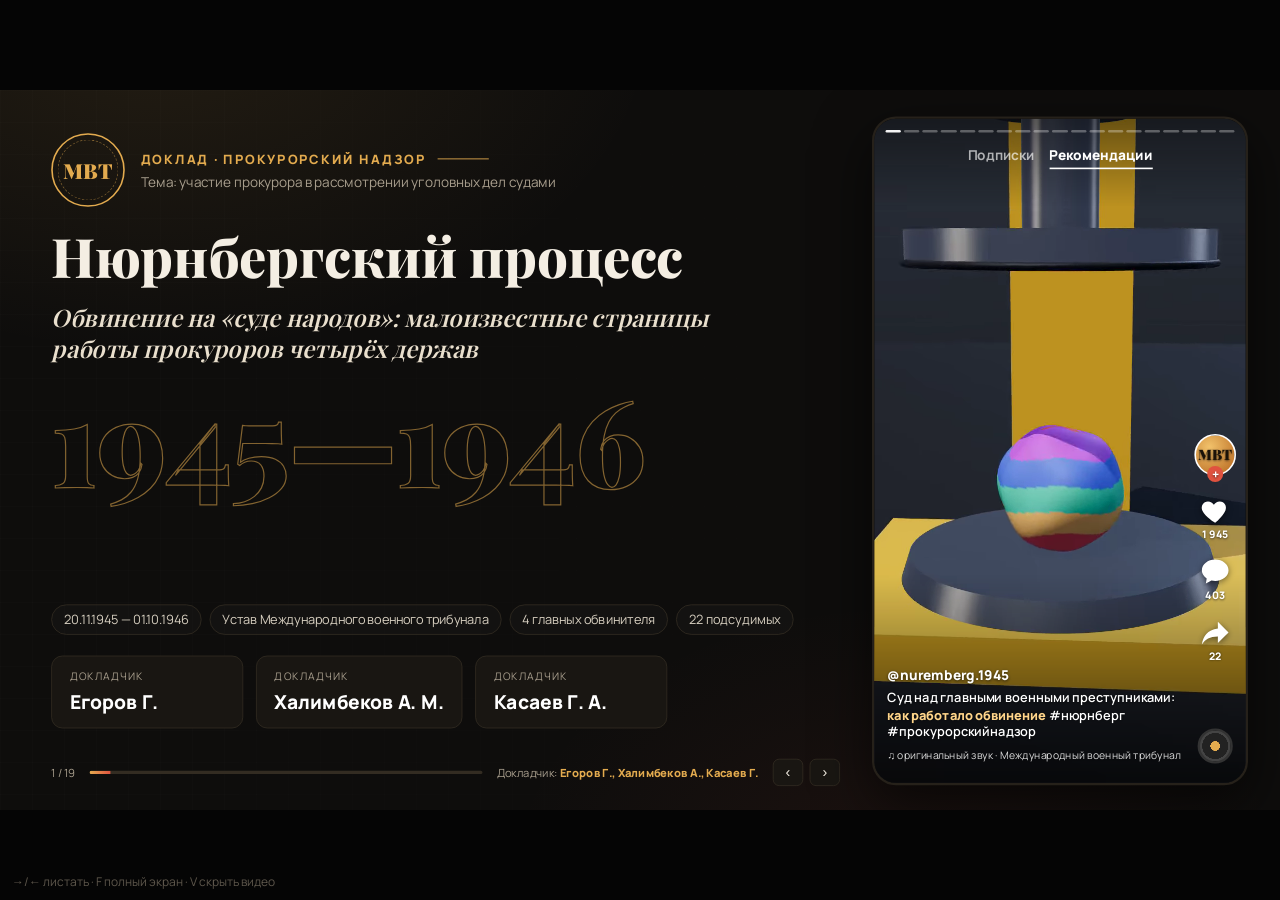
<file: nuremberg/index.html>
<!doctype html>
<html lang="ru">
<head>
<meta charset="utf-8">
<meta name="viewport" content="width=device-width, initial-scale=1">
<title>Нюрнбергский процесс</title>
<link rel="stylesheet" href="fonts/fonts.css">
<style>
:root{
  --bg:#0e0d0c; --panel:#191612; --panel2:#201c16; --line:#332c22;
  --text:#f4eee3; --muted:#a89e8d; --amber:#e3ab4f; --amber-soft:rgba(227,171,79,.13);
  --red:#e0523f; --red-soft:rgba(224,82,63,.14); --green:#7fd19b; --blue:#8fb4ff;
  --sans:"Manrope","Segoe UI",Roboto,Arial,sans-serif; --serif:"Playfair Display",Georgia,"Times New Roman",serif;
}
*{box-sizing:border-box;margin:0;padding:0}
html,body{height:100%;background:#050505;color:var(--text);font-family:var(--sans);overflow:hidden}

/* Сцена 1600×900, масштабируется под экран */
#stage{position:absolute;left:50%;top:50%;width:1600px;height:900px;transform-origin:center;overflow:hidden;
  background:
    radial-gradient(900px 600px at 12% -10%,rgba(227,171,79,.10),transparent 70%),
    radial-gradient(700px 500px at 70% 110%,rgba(224,82,63,.07),transparent 70%),
    var(--bg);
  display:grid;grid-template-columns:1fr 470px;gap:40px;padding:32px 40px 30px 64px}
#stage::before{content:"";position:absolute;inset:0;pointer-events:none;opacity:.5;
  background-image:linear-gradient(rgba(255,255,255,.025) 1px,transparent 1px),linear-gradient(90deg,rgba(255,255,255,.025) 1px,transparent 1px);
  background-size:40px 40px;mask-image:linear-gradient(90deg,#000 0%,transparent 75%)}
#stage.novideo{grid-template-columns:1fr 0}
#stage.novideo #reel{display:none}

#deck{position:relative;min-width:0;display:flex;flex-direction:column}
.slides{position:relative;flex:1}
.slide{position:absolute;inset:0;display:flex;flex-direction:column;opacity:0;visibility:hidden;
  transform:translateY(14px);transition:opacity .35s ease,transform .35s ease,visibility .35s}
.slide.active{opacity:1;visibility:visible;transform:none}

.kicker{font-size:16px;font-weight:800;letter-spacing:.16em;text-transform:uppercase;color:var(--amber);
  display:flex;align-items:center;gap:14px;margin-top:10px}
.kicker::after{content:"";height:2px;width:64px;background:var(--amber);opacity:.55}
.kicker .tag{color:var(--bg);background:var(--red);border-radius:6px;padding:3px 9px;letter-spacing:.08em;font-size:13px}
h1{font-family:var(--serif);font-weight:800;font-size:50px;line-height:1.1;margin:12px 0 24px;max-width:980px;letter-spacing:-.005em}
h2{font-size:24px;font-weight:800;line-height:1.25;margin-bottom:8px}
.lead{font-size:24px;line-height:1.45;color:#ddd5c7;max-width:960px}
.muted{color:var(--muted)} b,strong{color:#fff;font-weight:800}
.am{color:var(--amber)} .rd{color:var(--red)}
.body{flex:1;display:flex;flex-direction:column;gap:22px;min-height:0;justify-content:center;padding-bottom:26px}

.cards{display:grid;gap:14px}
.c2{grid-template-columns:1fr 1fr}.c3{grid-template-columns:repeat(3,1fr)}.c4{grid-template-columns:repeat(4,1fr)}
.card{background:var(--panel);border:1px solid var(--line);border-radius:14px;padding:20px 22px;position:relative}
.card p{font-size:20px;line-height:1.42;color:#d8d0c2}
.card.hl{border-color:rgba(227,171,79,.55);background:linear-gradient(160deg,rgba(227,171,79,.10),var(--panel) 60%)}
.card.red{border-color:rgba(224,82,63,.55);background:linear-gradient(160deg,rgba(224,82,63,.11),var(--panel) 60%)}
.ref{display:inline-block;font-size:13px;font-weight:800;color:var(--amber);background:var(--amber-soft);border-radius:6px;padding:3px 8px;margin-top:10px;letter-spacing:.02em}
.ref.r{color:#ff9b8c;background:var(--red-soft)}

.stats{display:grid;grid-template-columns:repeat(4,1fr);gap:14px}
.stat{background:var(--panel);border:1px solid var(--line);border-radius:14px;padding:16px 18px}
.stat .n{font-family:var(--serif);font-size:56px;font-weight:900;color:var(--amber);line-height:1}
.stat .n small{font-size:24px}
.stat p{font-size:17.5px;line-height:1.35;color:#d8d0c2;margin-top:8px}

.quote{border-left:4px solid var(--amber);background:linear-gradient(90deg,var(--amber-soft),transparent);
  padding:22px 28px;border-radius:0 14px 14px 0;font-size:26px;line-height:1.45;font-family:var(--serif);font-weight:600;font-style:italic}
.quote .src{display:block;font-family:var(--sans);font-style:normal;font-weight:700;font-size:15px;color:var(--amber);margin-top:8px}

ul.list{list-style:none;display:flex;flex-direction:column;gap:11px}
ul.list li{font-size:23px;line-height:1.4;padding-left:30px;position:relative;color:#e6dfd2}
ul.list li::before{content:"";position:absolute;left:3px;top:.5em;width:11px;height:11px;border-radius:2px;background:var(--amber);transform:rotate(45deg)}
ul.list.sm li{font-size:19.5px}

.fact{display:flex;gap:18px;align-items:flex-start}
.fact .badge{flex:none;width:92px;height:92px;border-radius:18px;background:var(--red);color:#fff;display:grid;place-items:center;
  font-family:var(--serif);font-weight:900;font-size:44px;box-shadow:0 10px 30px rgba(224,82,63,.25)}
.lesson{display:flex;gap:16px;align-items:center;background:var(--panel2);border:1px dashed rgba(227,171,79,.5);border-radius:14px;padding:16px 20px;font-size:20px;line-height:1.42;color:#e8e0d2}
.lesson::before{content:"Для государственного обвинителя";flex:none;font-size:12px;font-weight:800;letter-spacing:.12em;text-transform:uppercase;color:var(--bg);background:var(--amber);border-radius:6px;padding:5px 8px;max-width:150px;line-height:1.25;text-align:center}

/* Судьи и обвинители */
.people{display:grid;grid-template-columns:repeat(4,1fr);gap:12px}
.person{background:var(--panel);border:1px solid var(--line);border-radius:14px;padding:16px 16px 14px;display:flex;flex-direction:column;gap:6px}
.flag{font-size:12px;font-weight:800;letter-spacing:.12em;text-transform:uppercase;color:var(--muted)}
.person .nm{font-family:var(--serif);font-size:25px;font-weight:800;line-height:1.12}
.person p{font-size:17.5px;line-height:1.38;color:#cfc7b8}

/* Ход процесса */
.flow{display:flex;gap:8px;align-items:stretch}
.flow .st{flex:1;background:var(--panel);border:1px solid var(--line);border-radius:12px;padding:14px 12px;font-size:17px;line-height:1.32;color:#ddd5c7}
.flow .st b{display:block;font-size:13px;letter-spacing:.08em;text-transform:uppercase;color:var(--amber);margin-bottom:4px}
.flow .ar{align-self:center;color:var(--amber);font-size:20px}

table.v{width:100%;border-collapse:separate;border-spacing:0;font-size:19px;line-height:1.3}
table.v td{padding:11px 12px;border-top:1px solid var(--line);vertical-align:top;color:#ddd5c7}
table.v td:first-child{font-family:var(--serif);font-weight:900;font-size:26px;color:var(--amber);width:70px;white-space:nowrap}
table.v td:nth-child(2){font-weight:800;color:#fff;width:210px}

.plan{display:grid;grid-template-columns:1fr 1fr;grid-auto-flow:column;grid-template-rows:repeat(5,auto);gap:10px 24px;counter-reset:p}
.plan div{font-size:22px;padding:16px 18px;background:var(--panel);border-radius:12px;border:1px solid var(--line);display:flex;gap:14px;align-items:center}
.plan div::before{counter-increment:p;content:counter(p,decimal-leading-zero);font-family:var(--serif);font-weight:900;color:var(--amber);font-size:22px}
.who{font-size:12px;font-weight:800;color:var(--muted);margin-left:auto;white-space:nowrap;letter-spacing:.04em}

.title-slide h1{font-size:68px;margin-top:26px;line-height:1.02}
.title-slide .sub{font-family:var(--serif);font-style:italic;font-size:30px;color:#e9dfcd;max-width:900px;line-height:1.3}
.speakers{display:flex;gap:16px}
.speaker{background:var(--panel);border:1px solid var(--line);border-radius:14px;padding:16px 22px;min-width:240px}
.speaker span{display:block;font-size:13px;letter-spacing:.12em;text-transform:uppercase;color:var(--muted);margin-bottom:6px}
.speaker b{font-size:24px}
.chips{display:flex;flex-wrap:wrap;gap:10px}
.chip{border:1px solid var(--line);border-radius:999px;padding:7px 15px;font-size:16px;color:#d6cebf;background:rgba(255,255,255,.02)}
.seal{width:92px;height:92px;border-radius:50%;border:2px solid var(--amber);display:grid;place-items:center;position:relative;
  font-family:var(--serif);font-weight:900;font-size:26px;color:var(--amber);letter-spacing:.02em}
.seal::after{content:"";position:absolute;inset:6px;border-radius:50%;border:1px dashed rgba(227,171,79,.5)}
.years{font-family:var(--serif);font-weight:900;font-size:150px;line-height:1;color:transparent;-webkit-text-stroke:1.5px rgba(227,171,79,.55);letter-spacing:-.01em;margin-top:18px;white-space:nowrap}
.stamp{display:inline-block;border:3px solid var(--red);color:var(--red);font-weight:900;letter-spacing:.14em;text-transform:uppercase;
  padding:6px 14px;border-radius:8px;transform:rotate(-4deg);font-size:18px}

.src-list{columns:2;column-gap:36px;font-size:16.5px;line-height:1.45;color:#cfc7b8}
.src-list li{margin:0 0 10px 20px;break-inside:avoid}
.src-list b{color:#fff}

/* Нижняя панель */
.foot{display:flex;align-items:center;gap:18px;padding-top:12px;font-size:14px;color:var(--muted)}
.bar{flex:1;height:4px;background:var(--line);border-radius:4px;overflow:hidden}
.bar i{display:block;height:100%;width:0;background:linear-gradient(90deg,var(--amber),var(--red));transition:width .35s}
.nav{display:flex;gap:8px}
.nav button{width:38px;height:34px;border-radius:8px;border:1px solid var(--line);background:var(--panel);color:var(--text);font-size:18px;cursor:pointer}
.nav button:hover{border-color:var(--amber)}
.spk{color:var(--amber);font-weight:800}

/* ---------- Колонка «рилс» ---------- */
#reel{position:relative;border-radius:30px;overflow:hidden;background:#000;border:3px solid #26211a;
  box-shadow:0 24px 70px rgba(0,0,0,.6);align-self:center;width:470px;height:836px}
#reel video{position:absolute;inset:0;width:100%;height:100%;object-fit:cover;display:block;opacity:0;transition:opacity .5s}
#reel video.on{opacity:1}
.ui{position:absolute;inset:0;pointer-events:none;color:#fff;font-family:var(--sans)}
.ui .shade{position:absolute;left:0;right:0;bottom:0;height:260px;background:linear-gradient(transparent,rgba(0,0,0,.72))}
.ui .shade.t{top:0;bottom:auto;height:110px;background:linear-gradient(rgba(0,0,0,.45),transparent)}
.ui .segs{position:absolute;top:14px;left:14px;right:14px;display:flex;gap:4px}
.ui .segs i{flex:1;height:3px;border-radius:2px;background:rgba(255,255,255,.3)}
.ui .segs i.done{background:rgba(255,255,255,.95)}
.ui .tabs{position:absolute;top:34px;left:0;right:0;text-align:center;font-weight:700;font-size:17px;color:rgba(255,255,255,.65)}
.ui .tabs b{color:#fff;border-bottom:2px solid #fff;padding-bottom:4px;margin-left:16px}
.ui .side{position:absolute;right:12px;bottom:150px;display:flex;flex-direction:column;align-items:center;gap:18px}
.ui .side .av{width:52px;height:52px;border-radius:50%;border:2px solid #fff;background:radial-gradient(circle at 35% 30%,#f2c26b,#b5651d);display:grid;place-items:center;
  font-family:var(--serif);font-weight:900;font-size:18px;color:#1a1208;margin-bottom:6px;position:relative}
.ui .side .av::after{content:"+";position:absolute;bottom:-10px;left:50%;transform:translateX(-50%);width:20px;height:20px;border-radius:50%;background:var(--red);font:800 16px/20px var(--sans);color:#fff;text-align:center}
.ui .side div{display:flex;flex-direction:column;align-items:center;font-size:13px;font-weight:800;text-shadow:0 1px 3px rgba(0,0,0,.6)}
.ui .side svg{width:40px;height:40px;filter:drop-shadow(0 2px 4px rgba(0,0,0,.5))}
.ui .cap{position:absolute;left:16px;right:78px;bottom:26px;text-shadow:0 1px 4px rgba(0,0,0,.7)}
.ui .cap .h{font-weight:800;font-size:17px;margin-bottom:6px}
.ui .cap .t{font-size:16px;line-height:1.35;font-weight:600}
.ui .cap .t em{font-style:normal;font-weight:800;color:#ffd58a}
.ui .cap .mus{margin-top:8px;font-size:13px;opacity:.85;white-space:nowrap;overflow:hidden}
.ui .disc{position:absolute;right:16px;bottom:24px;width:44px;height:44px;border-radius:50%;
  background:radial-gradient(circle,#e3ab4f 0 22%,#222 23% 60%,#444 61% 100%);border:3px solid #333;animation:spin 4s linear infinite}
@keyframes spin{to{transform:rotate(360deg)}}

/* Режим экспорта: колонка пустая, рисуется только оверлей */
body.export #reel{background:#000}
body.export .slide{transition:none}
body.export #reel video{display:none}
body.overlay-only #stage{background:transparent!important}
body.overlay-only #stage::before,body.overlay-only #deck{visibility:hidden}
body.overlay-only #reel{background:transparent;border-color:transparent;box-shadow:none}
body.overlay-only .disc{animation:none}

#help{position:fixed;left:12px;bottom:10px;font-size:12px;color:#5e574c;font-family:var(--sans)}
body.export #help{display:none}
</style>
</head>
<body>
<div id="stage">
  <main id="deck">
    <div class="slides">

<!-- 1 -->
<section class="slide title-slide" data-speaker="Егоров Г., Халимбеков А., Касаев Г." data-clip="press"
  data-cap="Суд над главными военными преступниками: <em>как работало обвинение</em> #нюрнберг #прокурорскийнадзор">
  <div style="display:flex;align-items:center;gap:20px;margin-top:22px">
    <div class="seal">МВТ</div>
    <div>
      <div class="kicker" style="margin:0">Доклад · Прокурорский надзор</div>
      <div class="muted" style="font-size:17px;margin-top:6px">Тема: участие прокурора в рассмотрении уголовных дел судами</div>
    </div>
  </div>
  <h1>Нюрнбергский процесс</h1>
  <div class="sub">Обвинение на «суде народов»: малоизвестные страницы работы прокуроров четырёх держав</div>
  <div class="years">1945—1946</div>
  <div class="body" style="justify-content:flex-end;gap:26px">
    <div class="chips"><span class="chip">20.11.1945 — 01.10.1946</span><span class="chip">Устав Международного военного трибунала</span><span class="chip">4 главных обвинителя</span><span class="chip">22 подсудимых</span></div>
    <div class="speakers">
      <div class="speaker"><span>Докладчик</span><b>Егоров Г.</b></div>
      <div class="speaker"><span>Докладчик</span><b>Халимбеков А. М.</b></div>
      <div class="speaker"><span>Докладчик</span><b>Касаев Г. А.</b></div>
    </div>
  </div>
</section>

<!-- 2 -->
<section class="slide" data-speaker="Егоров Г." data-clip="press"
  data-cap="9 фактов, которые <em>не рассказывают на уроках истории</em> #план">
  <div class="kicker">План доклада</div>
  <h1>О чём пойдёт речь</h1>
  <div class="body">
    <div class="plan">
      <div>Нюрнберг и наша тема <span class="who">Егоров</span></div>
      <div>Процесс в цифрах <span class="who">Егоров</span></div>
      <div>Комитет главных обвинителей <span class="who">Егоров</span></div>
      <div>Как был устроен процесс <span class="who">Егоров</span></div>
      <div>Документы, Паулюс, синхронный перевод <span class="who">Халимбеков</span></div>
      <div>Перекрёстный допрос и «амнезия» Гесса <span class="who">Халимбеков</span></div>
      <div>Катынь: обвинение без доказательств <span class="who">Халимбеков</span></div>
      <div>«А судьи кто?» и гибель обвинителя <span class="who">Касаев</span></div>
      <div>Приговор и особое мнение <span class="who">Касаев</span></div>
      <div>Наследие и выводы <span class="who">Касаев</span></div>
    </div>
  </div>
</section>

<!-- 3 -->
<section class="slide" data-speaker="Егоров Г." data-clip="press"
  data-cap="Государственный обвинитель — <em>не только российский институт</em> #упк #ст246">
  <div class="kicker">01 · Связь с темой</div>
  <h1>Государственный обвинитель: тогда и сейчас</h1>
  <div class="body">
    <div class="cards c2">
      <div class="card"><h2>Российское право сегодня</h2>
        <ul class="list sm">
          <li>Прокурор участвует в рассмотрении дел судами в случаях, предусмотренных процессуальным законом</li>
          <li>В уголовном деле он поддерживает государственное обвинение, представляет доказательства и излагает суду мнение по существу обвинения</li>
          <li>Если доказательства не подтверждают обвинение, прокурор обязан от него отказаться</li>
        </ul>
        <span class="ref">ст. 35 ФЗ «О прокуратуре РФ» · ст. 37, 246 УПК РФ · Приказ Генпрокурора № 376 от 30.06.2021</span></div>
      <div class="card hl"><h2>Нюрнберг, 1945–1946</h2>
        <ul class="list sm">
          <li>Главные обвинители четырёх держав расследовали дело, собирали доказательства и составляли обвинительное заключение</li>
          <li>В суде допрашивали свидетелей и подсудимых, выступали со вступительными и заключительными речами</li>
          <li>Обвинение впервые поддерживали прокуроры государств с разными правовыми системами</li>
        </ul>
        <span class="ref">ст. 14, 15, 24 Устава Международного военного трибунала</span></div>
    </div>
    <p class="lead">Поэтому Нюрнберг удобно разбирать как учебный пример: те же функции обвинителя, но в предельных условиях.</p>
  </div>
</section>

<!-- 4 -->
<section class="slide" data-speaker="Егоров Г." data-clip="press"
  data-cap="Трибунал «жил» в Берлине, а <em>судил в Нюрнберге</em>. Почему? #факт">
  <div class="kicker">02 · Процесс в цифрах</div>
  <h1>Лондон, Берлин, Нюрнберг</h1>
  <div class="body">
    <div class="stats">
      <div class="stat"><div class="n">8.08</div><p>1945 г.: СССР, США, Великобритания и Франция подписали Лондонское соглашение и Устав трибунала</p></div>
      <div class="stat"><div class="n">19</div><p>государств позже присоединились к соглашению</p></div>
      <div class="stat"><div class="n">24<small>→22</small></div><p>обвиняемых: Лей покончил с собой до суда, Круппа признали неспособным участвовать, Бормана судили заочно</p></div>
      <div class="stat"><div class="n">4</div><p>пункта обвинения: заговор, преступления против мира, военные преступления, преступления против человечности</p></div>
    </div>
    <div class="cards c2">
      <div class="card"><h2>Почему Берлин?</h2><p>Устав назвал Берлин постоянным местопребыванием трибунала. Там 18 октября 1945 года прошло первое заседание, на котором трибунал принял обвинительное заключение.</p><span class="ref">ст. 22 Устава</span></div>
      <div class="card hl"><h2>Почему Нюрнберг?</h2><p>Дворец юстиции почти не пострадал от бомбёжек, и к нему примыкала тюрьма. Город был символичен: здесь проходили съезды НСДАП и в 1935 году были приняты расовые «Нюрнбергские законы».</p><span class="ref">ст. 22 Устава: «первый процесс состоится в Нюрнберге»</span></div>
    </div>
  </div>
</section>

<!-- 5 -->
<section class="slide" data-speaker="Егоров Г." data-clip="press"
  data-cap="Главному обвинителю от СССР было <em>всего 38 лет</em> #руденко">
  <div class="kicker">03 · Комитет главных обвинителей</div>
  <h1>Четыре обвинителя, четыре правовые системы</h1>
  <div class="body">
    <div class="people">
      <div class="person"><span class="flag">США</span><div class="nm">Роберт Х. Джексон</div><p>Член Верховного суда США. Ради процесса взял отпуск в суде и стал главным идеологом обвинения.</p></div>
      <div class="person"><span class="flag">Великобритания</span><div class="nm">Хартли Шоукросс</div><p>Генеральный атторней. Повседневную работу в зале вёл его заместитель Дэвид Максвелл Файф.</p></div>
      <div class="person"><span class="flag">Франция</span><div class="nm">Франсуа де Ментон</div><p>В январе 1946 года его сменил Огюст Шампетье де Риб.</p></div>
      <div class="person" style="border-color:rgba(224,82,63,.55)"><span class="flag">СССР</span><div class="nm">Роман Руденко</div><p>Прокурор Украинской ССР, 38 лет. Позже почти 30 лет был Генеральным прокурором СССР (1953–1981).</p></div>
    </div>
    <div class="cards c2">
      <div class="card"><h2>Комитет (ст. 14 Устава)</h2><p>Утверждал план работы каждого обвинителя, окончательно определял главных военных преступников, утверждал обвинительное заключение и вносил проекты правил процедуры.</p></div>
      <div class="card"><h2>Обвинители (ст. 15 Устава)</h2><p>Расследовали дела, собирали и представляли доказательства, проводили предварительный допрос свидетелей и подсудимых, выступали обвинителями на суде.</p></div>
    </div>
  </div>
</section>

<!-- 6 -->
<section class="slide" data-speaker="Егоров Г." data-clip="sand"
  data-cap="Англо-американский перекрёстный допрос + континентальная процедура = <em>гибрид</em> #процесс">
  <div class="kicker">04 · Как был устроен процесс</div>
  <h1>Смешанная процедура: состязательность по Уставу</h1>
  <div class="body">
    <div class="flow">
      <div class="st"><b>1</b>Оглашение обвинительного заключения</div><span class="ar">›</span>
      <div class="st"><b>2</b>Подсудимый заявляет: виновен или нет</div><span class="ar">›</span>
      <div class="st"><b>3</b>Вступительная речь обвинения</div><span class="ar">›</span>
      <div class="st"><b>4</b>Доказательства обвинения, затем защиты</div><span class="ar">›</span>
      <div class="st"><b>5</b>Речи защиты и обвинения</div><span class="ar">›</span>
      <div class="st"><b>6</b>Последнее слово и приговор</div>
    </div>
    <div class="cards c3">
      <div class="card"><h2>Права защиты</h2><p>Копия обвинительного заключения на понятном подсудимому языке, защитник, право представлять доказательства и допрашивать свидетелей обвинения.</p><span class="ref">ст. 16 Устава</span></div>
      <div class="card"><h2>Свобода доказывания</h2><p>Трибунал не был связан формальными правилами о доказательствах и мог принять любые доказательства, которые считал имеющими доказательственную силу.</p><span class="ref">ст. 19 Устава</span></div>
      <div class="card hl"><h2>Что знакомо нам</h2><p>Та же логика, что в гл. 37–38 УПК РФ: судебное следствие, прения, последнее слово. Обвинение первым представляет доказательства.</p><span class="ref">ст. 24 Устава · ст. 274, 292, 293 УПК РФ</span></div>
    </div>
  </div>
</section>

<!-- 7 -->
<section class="slide" data-speaker="Халимбеков А." data-clip="sand"
  data-cap="Нацистов осудили по <em>их же документам</em> #доказательства">
  <div class="kicker"><span class="tag">Факт</span> 05 · Ставка на документы</div>
  <h1>«Процесс по документам»: свидетелей было мало намеренно</h1>
  <div class="body">
    <p class="lead">Джексон сделал ставку на трофейные немецкие документы: приказы, протоколы, отчёты, подписанные самими подсудимыми. Свидетеля можно оспорить, а собственную подпись трудно.</p>
    <div class="stats">
      <div class="stat"><div class="n">33</div><p>свидетеля обвинения дали устные показания против подсудимых</p></div>
      <div class="stat"><div class="n">61</div><p>свидетель защиты, а также 19 подсудимых выступили в свою защиту</p></div>
      <div class="stat"><div class="n">143</div><p>свидетеля защиты ответили письменно на вопросы (интеррогатории)</p></div>
      <div class="stat"><div class="n">29.11</div><p>1945 г.: обвинение показало фильм о концлагерях, снятый при их освобождении</p></div>
    </div>
    <div class="lesson">Письменное доказательство, происхождение которого установлено, устойчивее к атаке защиты, чем показания. Именно поэтому обвинение строилось вокруг документов, а свидетели их дополняли.</div>
    <p class="small muted" style="font-size:14px">Цифры приводятся по тексту приговора МВТ (раздел «Ход процесса»).</p>
  </div>
</section>

<!-- 8 -->
<section class="slide" data-speaker="Халимбеков А." data-clip="sand"
  data-cap="Фельдмаршал, сдавшийся под Сталинградом, <em>пришёл свидетелем обвинения</em> #паулюс">
  <div class="kicker"><span class="tag">Факт</span> 06 · Свидетель-сюрприз</div>
  <h1>11 февраля 1946 года: фельдмаршал Паулюс в зале суда</h1>
  <div class="body">
    <div class="fact">
      <div class="badge">★</div>
      <div class="lead" style="font-size:23px">Руденко вызвал в качестве свидетеля обвинения Фридриха Паулюса, командовавшего 6-й армией под Сталинградом. Паулюс показал, что нападение на СССР готовилось задолго до 22 июня 1941 года. Это подрывало версию защиты о «превентивной войне».</div>
    </div>
    <div class="cards c2">
      <div class="card"><h2>Почему это сильный ход</h2><p>Свидетель из высшего командования вермахта, участник разработки плана «Барбаросса». Защите было сложно объявить его показания пропагандой: он говорил о том, в чём участвовал сам.</p></div>
      <div class="card hl"><h2>Связь с нашей темой</h2><p>Порядок представления доказательств определяет сторона. Обвинитель сам решает, кого и когда вызвать, чтобы опровергнуть позицию защиты (ч. 1 ст. 274 УПК РФ).</p></div>
    </div>
  </div>
</section>

<!-- 9 -->
<section class="slide" data-speaker="Халимбеков А." data-clip="sand"
  data-cap="Жёлтая лампа: <em>говорите медленнее</em>. Красная: стоп #перевод">
  <div class="kicker"><span class="tag">Факт</span> 07 · Четыре языка</div>
  <h1>Первый в истории суд с синхронным переводом</h1>
  <div class="body">
    <p class="lead">Процесс шёл на английском, русском, французском и немецком. Последовательный перевод растянул бы его в несколько раз, поэтому полковник армии США Леон Достер предложил синхронный перевод на оборудовании IBM: микрофоны, наушники и переключатель каналов.</p>
    <div class="cards c3">
      <div class="card"><h2>Каждый в одну сторону</h2><p>Синхронист переводил только на один язык. В смене за стеклянной перегородкой работали 12 синхронистов.</p></div>
      <div class="card red"><h2>Лампы на трибуне</h2><p>Монитор переводчиков мог зажечь жёлтую лампу (говорить медленнее) или красную (остановиться и повторить). Лампы стояли у свидетельского места и трибуны обвинителя.</p></div>
      <div class="card"><h2>Наследие</h2><p>После Нюрнберга синхронный перевод стал стандартом ООН и международных судов.</p></div>
    </div>
    <div class="lesson">Речь обвинителя в суде должна быть понятной тем, кто принимает решение. В Нюрнберге это требование было техническим: темп речи прокурора контролировала лампа.</div>
  </div>
</section>

<!-- 10 -->
<section class="slide" data-speaker="Халимбеков А." data-clip="tiles"
  data-cap="Перекрёстный допрос Геринга <em>пошёл не по плану</em> #джексон">
  <div class="kicker"><span class="tag">Факт</span> 08 · Перекрёстный допрос</div>
  <h1>Джексон против Геринга: когда обвинитель проигрывает раунд</h1>
  <div class="body">
    <div class="cards c2">
      <div class="card red"><h2>Март 1946 года</h2><p>Геринг уверенно держался на допросе, давал пространные ответы и перехватывал инициативу. Джексон раздражался и просил трибунал его остановить. Многие участники и историки считают этот допрос неудачей обвинения.</p></div>
      <div class="card hl"><h2>Исправление</h2><p>Британский обвинитель Максвелл Файф перешёл к конкретным эпизодам, например к расстрелу 50 пленных британских лётчиков после побега из лагеря Stalag Luft III, и уличал Геринга документами.</p></div>
    </div>
    <div class="lesson">Перекрёстный допрос — главное оружие обвинителя и самое рискованное. Короткие закрытые вопросы, опора на документы и готовность передать допрос коллеге работают лучше, чем спор с подсудимым.</div>
  </div>
</section>

<!-- 11 -->
<section class="slide" data-speaker="Халимбеков А." data-clip="tiles"
  data-cap="Гесс «потерял память»… а потом <em>сам признался в симуляции</em> #гесс">
  <div class="kicker"><span class="tag">Факт</span> 09 · Способность участвовать в процессе</div>
  <h1>Амнезия Рудольфа Гесса</h1>
  <div class="body">
    <div class="fact">
      <div class="badge">?</div>
      <div class="lead" style="font-size:23px">30 ноября 1945 года защита Гесса просила приостановить процесс: подсудимый якобы потерял память и не может защищаться. Неожиданно Гесс сам заявил, что симулировал амнезию «по тактическим соображениям». Трибунал признал его способным участвовать в процессе.</div>
    </div>
    <div class="cards c2">
      <div class="card"><h2>Позиция обвинения</h2><p>Комиссии врачей, в том числе советских, не нашли у Гесса психического заболевания. Обвинение возражало против приостановления: участвовать в суде он может.</p></div>
      <div class="card hl"><h2>Сегодня в России</h2><p>Тот же вопрос решается через экспертизу: психическое состояние подсудимого может стать основанием для приостановления дела или применения принудительных мер медицинского характера.</p><span class="ref">ст. 196, 238, гл. 51 УПК РФ</span></div>
    </div>
  </div>
</section>

<!-- 12 -->
<section class="slide" data-speaker="Халимбеков А." data-clip="tiles"
  data-cap="Обвинение включило Катынь в дело, а <em>приговор о ней промолчал</em> #бремядоказывания">
  <div class="kicker"><span class="tag">Факт</span> 10 · Неподтверждённое обвинение</div>
  <h1>Катынь: обвинение, которое суд не поддержал</h1>
  <div class="body">
    <div class="cards c3">
      <div class="card"><h2>Обвинение</h2><p>По настоянию советской стороны в обвинительное заключение включили расстрел 11 000 польских военнопленных в Катынском лесу и приписали его Германии. Американцы и британцы сомневались.</p></div>
      <div class="card"><h2>Суд</h2><p>1–3 июля 1946 года трибунал выслушал свидетелей обеих сторон. В приговоре Катынь не упомянута вовсе, её нет даже в особом мнении советского судьи Никитченко.</p></div>
      <div class="card red"><h2>Развязка</h2><p>13 апреля 1990 года СССР официально признал, что расстрел совершил НКВД.</p><span class="ref r">Заявление ТАСС, 13.04.1990</span></div>
    </div>
    <div class="lesson">Бремя доказывания лежит на обвинении. Если доказательства не подтверждают обвинение, суд его не примет, а прокурор по российскому закону обязан от него отказаться (ч. 2 ст. 14, ч. 7 ст. 246 УПК РФ).</div>
  </div>
</section>

<!-- 13 -->
<section class="slide" data-speaker="Касаев Г." data-clip="tiles"
  data-cap="Защита Дёница <em>получила показания американского адмирала</em> #tuquoque">
  <div class="kicker"><span class="tag">Факт</span> 11 · «А вы сами?»</div>
  <h1>Когда защита бьёт по обвинителям</h1>
  <div class="body">
    <div class="cards c2">
      <div class="card hl"><h2>Дёниц и адмирал Нимиц</h2><p>Адвокат гросс-адмирала Дёница Отто Кранцбюлер получил письменные ответы командующего Тихоокеанским флотом США Честера Нимица: американские подводные лодки с первого дня вели против Японии неограниченную подводную войну.</p><p style="margin-top:8px"><b>Итог:</b> трибунал не учитывал нарушения правил подводной войны при назначении наказания Дёницу. Он получил 10 лет по другим пунктам.</p></div>
      <div class="card"><h2>Секретные протоколы 1939 года</h2><p>Адвокат Гесса и Франка Альфред Зайдль пытался приобщить текст секретных протоколов к советско-германскому договору. 8 июня 1946 года трибунал отклонил аффидевит бывшего посла Гауса, сославшись на то, что копии документов не удостоверены.</p></div>
    </div>
    <div class="lesson">Довод «другие делали то же самое» (tu quoque) не оправдывает подсудимого, но может повлиять на оценку обвинения и наказание. Обвинитель должен заранее видеть слабые места своей позиции.</div>
  </div>
</section>

<!-- 14 -->
<section class="slide" data-speaker="Касаев Г." data-clip="tiles"
  data-cap="Помощник советского обвинителя <em>погиб посреди процесса</em> #зоря">
  <div class="kicker"><span class="tag">Факт</span> 12 · Белое пятно</div>
  <h1>Гибель помощника обвинителя Николая Зори</h1>
  <div class="body">
    <div class="fact">
      <div class="badge">†</div>
      <div class="lead" style="font-size:23px">Николай Зоря, помощник главного обвинителя от СССР, выступал на процессе с разделами обвинения. 22 мая 1946 года его нашли в Нюрнберге мёртвым с огнестрельным ранением. Через два дня Руденко официально известил о «трагической гибели» помощника.</div>
    </div>
    <div class="cards c2">
      <div class="card"><h2>Официальная версия</h2><p>Неосторожное обращение с оружием.</p><span class="ref">Извещение Р. А. Руденко, 24.05.1946</span></div>
      <div class="card red"><h2>Что неизвестно</h2><p>Историки обсуждают версии самоубийства и иные. Документально ни одна из них не подтверждена, поэтому мы их не утверждаем.</p></div>
    </div>
    <p class="small muted" style="font-size:14px">Для доклада это пример того, как отделять установленный факт (дата и обстоятельства смерти, официальная версия) от интерпретаций.</p>
  </div>
</section>

<!-- 15 -->
<section class="slide" data-speaker="Касаев Г." data-clip="wave"
  data-cap="Советский судья <em>не согласился с приговором</em> и написал особое мнение #никитченко">
  <div class="kicker">13 · Приговор: 30 сентября — 1 октября 1946</div>
  <h1>Приговор и особое мнение</h1>
  <div class="body">
    <table class="v">
      <tr><td>12</td><td>смертная казнь</td><td>Геринг, Риббентроп, Кейтель, Кальтенбруннер, Розенберг, Франк, Фрик, Штрейхер, Заукель, Йодль, Зейсс-Инкварт, Борман (заочно)</td></tr>
      <tr><td>3</td><td>пожизненно</td><td>Гесс, Функ, Редер</td></tr>
      <tr><td>4</td><td>срок</td><td>Шпеер и Ширах — 20 лет, Нейрат — 15, Дёниц — 10</td></tr>
      <tr><td>3</td><td>оправданы</td><td>Шахт, Папен, Фриче</td></tr>
    </table>
    <div class="cards c2">
      <div class="card"><h2>Организации</h2><p>Преступными признаны руководящий состав НСДАП, СС, СД и гестапо. Не признаны СА, имперское правительство, генштаб и верховное командование.</p></div>
      <div class="card red"><h2>Особое мнение судьи Никитченко (СССР)</h2><p>Против оправдания Шахта, Папена и Фриче, за смертную казнь Гессу, за признание преступными правительства, генштаба и командования.</p></div>
    </div>
    <p class="small muted" style="font-size:14px">Геринг отравился 15 октября 1946 года, за несколько часов до казни. Остальных казнили в ночь на 16 октября.</p>
  </div>
</section>

<!-- 16 -->
<section class="slide" data-speaker="Касаев Г." data-clip="wave"
  data-cap="27 лет, первое дело в жизни и <em>22 обвинительных приговора</em> #ференц">
  <div class="kicker"><span class="tag">Факт</span> 14 · Обвинители после Нюрнберга</div>
  <h1>Бенджамин Ференц: первое дело в 27 лет</h1>
  <div class="body">
    <div class="cards c2">
      <div class="card hl"><h2>Процесс по делу айнзацгрупп (1947–1948)</h2><p>После главного процесса США провели в Нюрнберге ещё 12 процессов. На одном из них главным обвинителем стал 27-летний Бенджамин Ференц. Это было первое дело в его жизни.</p><p style="margin-top:8px">Он не вызвал ни одного свидетеля и построил обвинение на донесениях самих айнзацгрупп о массовых расстрелах. Осуждены все 22 подсудимых.</p></div>
      <div class="card"><h2>Последний живой обвинитель</h2><p>Ференц всю жизнь добивался создания постоянного международного уголовного суда и дожил до его появления. Он умер в апреле 2023 года в 103 года, последним из обвинителей Нюрнберга.</p></div>
    </div>
    <div class="lesson">Пример того, как документы, собранные на стадии расследования, решают исход дела в суде.</div>
  </div>
</section>

<!-- 17 -->
<section class="slide" data-speaker="Касаев Г." data-clip="wave"
  data-cap="Что Нюрнберг <em>оставил праву</em> до сих пор #наследие">
  <div class="kicker">15 · Наследие</div>
  <h1>Что осталось от Нюрнберга в праве</h1>
  <div class="body">
    <div class="cards c2">
      <div class="card"><h2>Нюрнбергские принципы</h2><p>11 декабря 1946 года Генеральная Ассамблея ООН подтвердила принципы Устава и приговора (резолюция 95 (I)). В 1950 году Комиссия международного права сформулировала их в 7 положениях.</p></div>
      <div class="card"><h2>Нет иммунитета должности и приказа</h2><p>Должностное положение подсудимого не освобождает от ответственности (ст. 7 Устава). Приказ начальника тоже не освобождает, но может смягчить наказание (ст. 8).</p></div>
      <div class="card"><h2>Международные суды</h2><p>Трибуналы по Югославии (1993) и Руанде (1994), Римский статут 1998 года и Международный уголовный суд с независимой Канцелярией прокурора.</p></div>
      <div class="card hl"><h2>Российское право</h2><p>Ст. 354.1 УК РФ (с 2014 года) устанавливает ответственность за отрицание фактов, установленных приговором Международного военного трибунала.</p></div>
    </div>
  </div>
</section>

<!-- 18 -->
<section class="slide" data-speaker="Касаев Г." data-clip="wave"
  data-cap="Главная мысль доклада <em>в одной цитате</em> #выводы">
  <div class="kicker">16 · Выводы</div>
  <h1>Что Нюрнберг говорит о роли прокурора в суде</h1>
  <div class="body">
    <div class="quote">«Мы никогда не должны забывать: по тем материалам, по которым мы судим этих подсудимых сегодня, история будет судить нас завтра».<span class="src">Р. Х. Джексон, вступительная речь, 21 ноября 1945 года</span></div>
    <ul class="list">
      <li>Обвинение выигрывает доказательствами, а не риторикой: документы оказались сильнее эффектных речей</li>
      <li>Обвинитель отвечает за каждый пункт: Катынь показала, что недоказанное обвинение суд не примет</li>
      <li>Состязательность требует от прокурора готовности к ошибкам и к контраргументам защиты</li>
      <li>Функции государственного обвинителя в нашем УПК — та же модель, что сложилась в Нюрнберге</li>
    </ul>
  </div>
</section>

<!-- 19 -->
<section class="slide" data-speaker="Егоров Г., Халимбеков А., Касаев Г." data-clip="wave"
  data-cap="Спасибо за внимание! <em>Вопросы?</em> #источники">
  <div class="kicker">Источники</div>
  <h1>Литература и документы</h1>
  <div class="body">
    <ol class="src-list">
      <li><b>Устав Международного военного трибунала</b> (приложение к Лондонскому соглашению от 08.08.1945), ст. 7, 8, 14–16, 19, 22, 24.</li>
      <li><b>Приговор Международного военного трибунала</b> от 30.09–01.10.1946 (текст: Avalon Project, Yale Law School).</li>
      <li>Стенограммы процесса: Trial of the Major War Criminals before the IMT, 42 т. («Синяя серия»), Нюрнберг, 1947–1949; заседания 30.11.1945, 11.02.1946, 01–03.07.1946, 08.06.1946.</li>
      <li>Нюрнбергский процесс над главными немецкими военными преступниками: сб. материалов в 7 т. М., 1957–1961.</li>
      <li>Федеральный закон «О прокуратуре Российской Федерации» от 17.01.1992 № 2202-1, ст. 35.</li>
      <li>Уголовно-процессуальный кодекс РФ, ст. 14, 37, 196, 238, 246, 274, 292, 293.</li>
      <li>Приказ Генерального прокурора РФ от 30.06.2021 № 376 «Об участии прокуроров в судебных стадиях уголовного судопроизводства».</li>
      <li>Уголовный кодекс РФ, ст. 354.1 (ФЗ от 05.05.2014 № 128-ФЗ).</li>
      <li>Резолюция Генеральной Ассамблеи ООН 95 (I) от 11.12.1946.</li>
      <li>Извещение Р. А. Руденко о гибели Н. Д. Зори, 24.05.1946 (Электронная библиотека исторических документов, docs.historyrussia.org).</li>
      <li>Gaiba F. The Origins of Simultaneous Interpretation: The Nuremberg Trial. Ottawa, 1998; USHMM: Translation in the Courtroom.</li>
      <li>Hirsch F. Soviet Judgment at Nuremberg. Oxford University Press, 2020.</li>
      <li>Сообщение ТАСС о Катынской трагедии, 13.04.1990.</li>
      <li>USHMM: Benjamin Ferencz (биография), Einsatzgruppen Case.</li>
    </ol>
  </div>
</section>

    </div>
    <div class="foot">
      <span id="num">1 / 19</span>
      <div class="bar"><i id="prog"></i></div>
      <span>Докладчик: <span class="spk" id="spk"></span></span>
      <div class="nav"><button id="prev" aria-label="Назад">‹</button><button id="next" aria-label="Вперёд">›</button></div>
    </div>
  </main>

  <aside id="reel">
    <video data-clip="press" muted loop playsinline preload="auto"><source src="media/press.webm" type="video/webm"><source src="media/press.mp4" type="video/mp4"></video>
    <video data-clip="sand" muted loop playsinline preload="auto"><source src="media/sand.webm" type="video/webm"><source src="media/sand.mp4" type="video/mp4"></video>
    <video data-clip="tiles" muted loop playsinline preload="auto"><source src="media/tiles.webm" type="video/webm"><source src="media/tiles.mp4" type="video/mp4"></video>
    <video data-clip="wave" muted loop playsinline preload="auto"><source src="media/wave.webm" type="video/webm"><source src="media/wave.mp4" type="video/mp4"></video>
    <div class="ui">
      <div class="shade t"></div><div class="shade"></div>
      <div class="segs" id="segs"></div>
      <div class="tabs">Подписки <b>Рекомендации</b></div>
      <div class="side">
        <div class="av">МВТ</div>
        <div><svg viewBox="0 0 24 24" fill="#fff"><path d="M12 21s-7.5-4.6-9.6-9.1C.9 8.6 3 5 6.6 5c2 0 3.4 1.1 4.4 2.5C12 6.1 13.4 5 15.4 5 19 5 21.1 8.6 19.6 11.9 17.5 16.4 12 21 12 21z"/></svg><span id="likes">1945</span></div>
        <div><svg viewBox="0 0 24 24" fill="#fff"><path d="M12 3C6.5 3 2 6.6 2 11c0 2.5 1.4 4.7 3.6 6.1L5 21l4.2-2.3c.9.2 1.8.3 2.8.3 5.5 0 10-3.6 10-8s-4.5-8-10-8z"/></svg><span>403</span></div>
        <div><svg viewBox="0 0 24 24" fill="#fff"><path d="M14 4l8 8-8 8v-5c-6 0-9.5 2-12 6 1-6 4-11 12-12V4z"/></svg><span>22</span></div>
      </div>
      <div class="cap">
        <div class="h">@nuremberg.1945</div>
        <div class="t" id="cap"></div>
        <div class="mus">♫ оригинальный звук · Международный военный трибунал</div>
      </div>
      <div class="disc"></div>
    </div>
  </aside>
</div>
<div id="help">→/← листать · F полный экран · V скрыть видео</div>

<script>
const stage = document.getElementById('stage');
const slides = [...document.querySelectorAll('.slide')];
const vids = [...document.querySelectorAll('#reel video')];
const segs = document.getElementById('segs');
slides.forEach(() => segs.appendChild(document.createElement('i')));
const Q = new URLSearchParams(location.search);
if (Q.has('export')) document.body.classList.add('export');
if (Q.has('overlay')) document.body.classList.add('export', 'overlay-only');
let cur = 0;

function fit() {
  const s = Math.min(innerWidth / 1600, innerHeight / 900);
  stage.style.transform = `translate(-50%,-50%) scale(${s})`;
}
function show(i) {
  cur = Math.max(0, Math.min(slides.length - 1, i));
  slides.forEach((s, k) => s.classList.toggle('active', k === cur));
  const s = slides[cur];
  document.getElementById('num').textContent = `${cur + 1} / ${slides.length}`;
  document.getElementById('prog').style.width = `${(cur + 1) / slides.length * 100}%`;
  document.getElementById('spk').textContent = s.dataset.speaker;
  document.getElementById('cap').innerHTML = s.dataset.cap || '';
  document.getElementById('likes').textContent = (1945 + cur * 137).toLocaleString('ru-RU');
  [...segs.children].forEach((g, k) => g.classList.toggle('done', k <= cur));
  vids.forEach(v => {
    const on = v.dataset.clip === s.dataset.clip;
    if (on && !v.classList.contains('on')) { v.play().catch(() => {}); }
    v.classList.toggle('on', on);
    if (!on) setTimeout(() => { if (!v.classList.contains('on')) v.pause(); }, 600);
  });
  if (!Q.has('export')) history.replaceState(null, '', '#' + (cur + 1));
}
addEventListener('resize', fit);
addEventListener('keydown', e => {
  if (['ArrowRight', 'PageDown', ' ', 'Enter'].includes(e.key)) { e.preventDefault(); show(cur + 1); }
  else if (['ArrowLeft', 'PageUp', 'Backspace'].includes(e.key)) { e.preventDefault(); show(cur - 1); }
  else if (e.key === 'Home') show(0);
  else if (e.key === 'End') show(slides.length - 1);
  else if (e.key === 'f' || e.key === 'F' || e.key === 'а' || e.key === 'А') { document.fullscreenElement ? document.exitFullscreen() : document.documentElement.requestFullscreen(); }
  else if (e.key === 'v' || e.key === 'V' || e.key === 'м' || e.key === 'М') stage.classList.toggle('novideo');
});
document.getElementById('prev').onclick = () => show(cur - 1);
document.getElementById('next').onclick = () => show(cur + 1);
window.__show = show;
fit();
show((parseInt(location.hash.slice(1)) || 1) - 1);
</script>
</body>
</html>
</file>
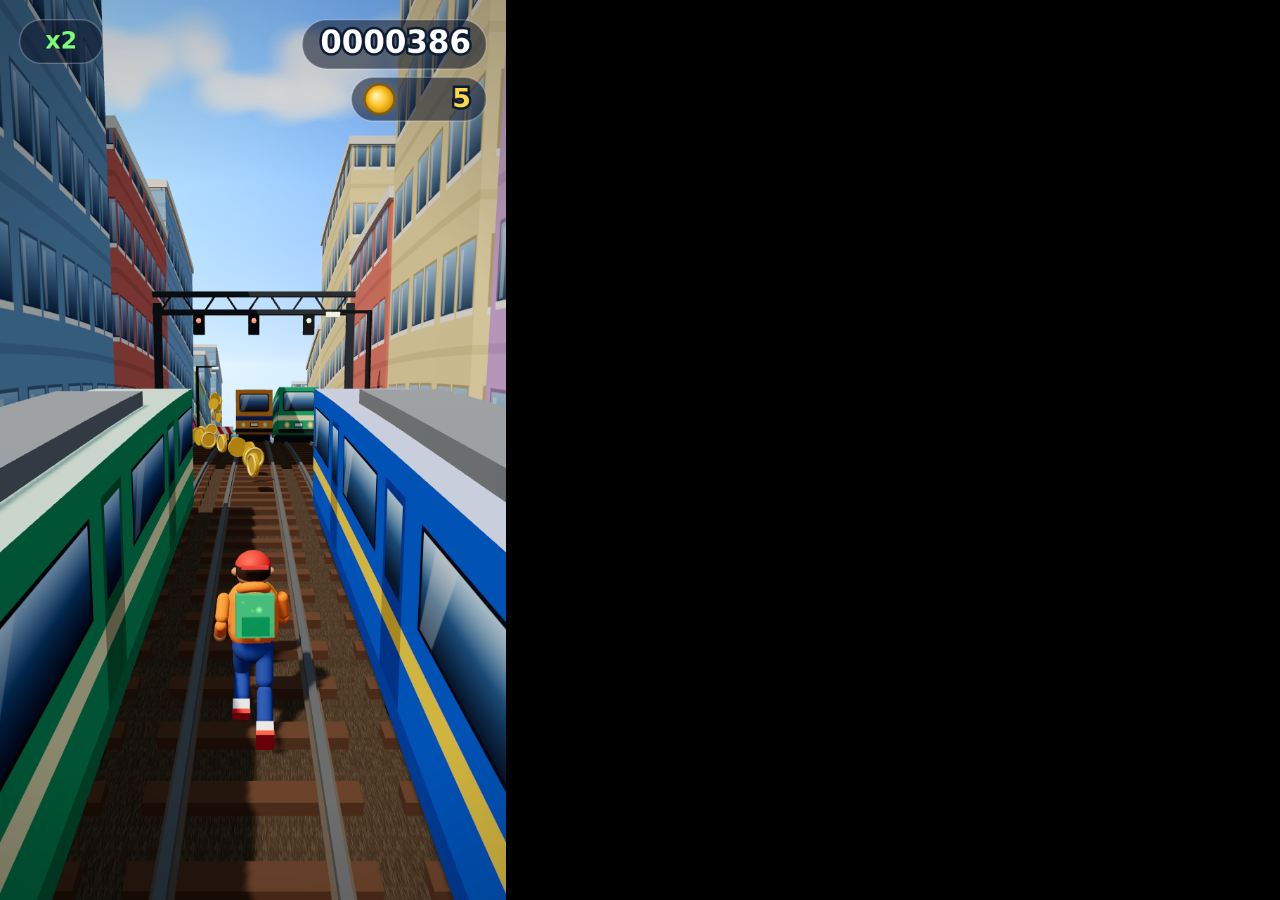
<file: tools/runner3d/index.html>
<!doctype html>
<html lang="ru">
<head>
<meta charset="utf-8">
<title>Runner 3D</title>
<style>html,body{margin:0;background:#000;overflow:hidden}canvas{position:absolute;left:0;top:0}</style>
<script type="importmap">{"imports":{"three":"./three.module.min.js"}}</script>
</head>
<body>
<script type="module" src="./runner.js"></script>
</body>
</html>
</file>
<file: nuremberg/fonts/fonts.css>
/* cyrillic */
@font-face {
  font-family: 'Manrope';
  font-style: normal;
  font-weight: 400 800;
  font-display: swap;
  src: url(Manrope-cyrillic.woff2) format('woff2');
  unicode-range: U+0301, U+0400-045F, U+0490-0491, U+04B0-04B1, U+2116;
}
/* latin */
@font-face {
  font-family: 'Manrope';
  font-style: normal;
  font-weight: 400 800;
  font-display: swap;
  src: url(Manrope-latin.woff2) format('woff2');
  unicode-range: U+0000-00FF, U+0131, U+0152-0153, U+02BB-02BC, U+02C6, U+02DA, U+02DC, U+0304, U+0308, U+0329, U+2000-206F, U+20AC, U+2122, U+2191, U+2193, U+2212, U+2215, U+FEFF, U+FFFD;
}
/* cyrillic */
@font-face {
  font-family: 'Playfair Display';
  font-style: normal;
  font-weight: 600 900;
  font-display: swap;
  src: url(PlayfairDisplay-cyrillic.woff2) format('woff2');
  unicode-range: U+0301, U+0400-045F, U+0490-0491, U+04B0-04B1, U+2116;
}
/* latin */
@font-face {
  font-family: 'Playfair Display';
  font-style: normal;
  font-weight: 600 900;
  font-display: swap;
  src: url(PlayfairDisplay-latin.woff2) format('woff2');
  unicode-range: U+0000-00FF, U+0131, U+0152-0153, U+02BB-02BC, U+02C6, U+02DA, U+02DC, U+0304, U+0308, U+0329, U+2000-206F, U+20AC, U+2122, U+2191, U+2193, U+2212, U+2215, U+FEFF, U+FFFD;
}
</file>
